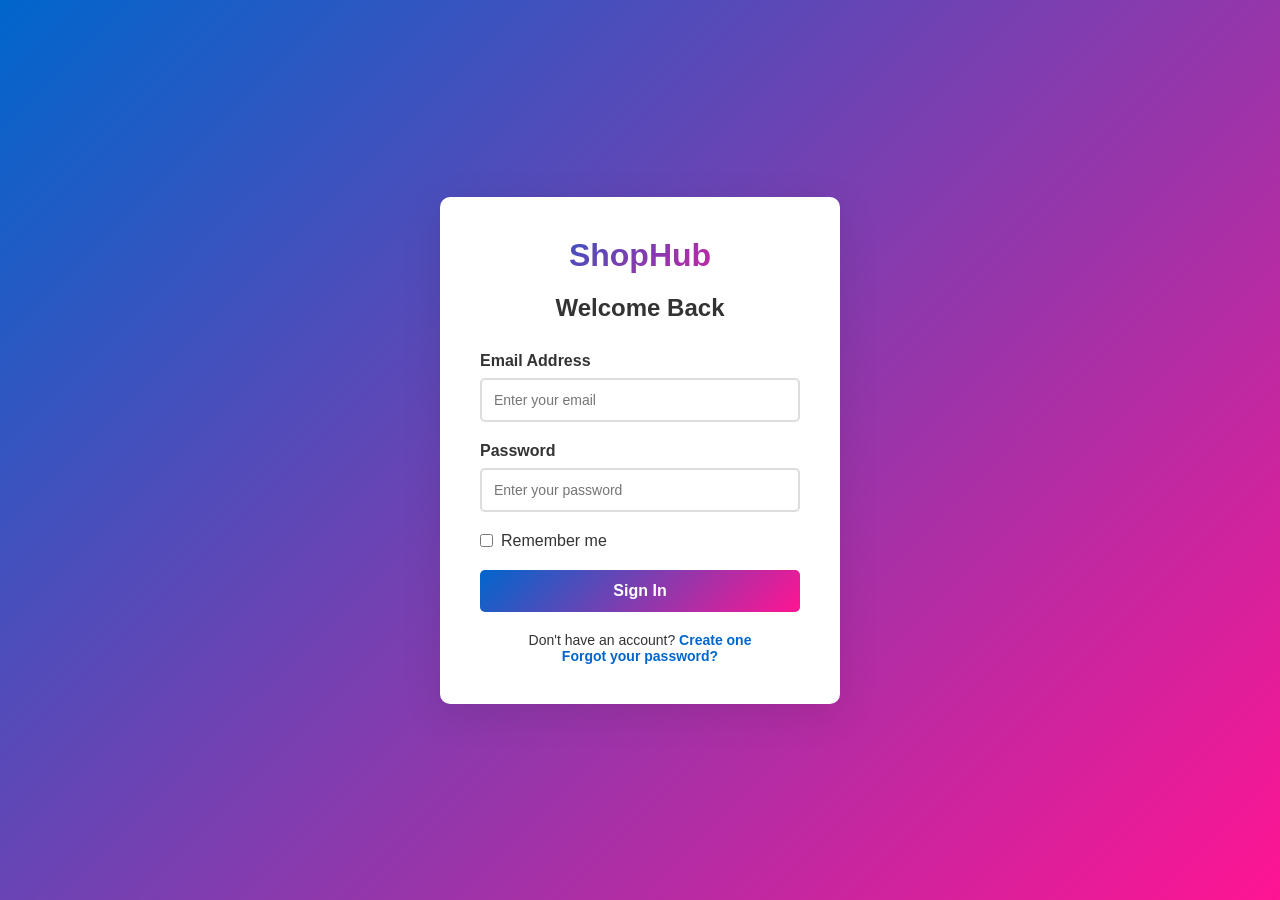
<file: index.html>
<!DOCTYPE html>
<html lang="en">
<head>
    <meta charset="UTF-8">
    <meta name="viewport" content="width=device-width, initial-scale=1.0">
    <title>ShopHub - Login</title>
    <link rel="stylesheet" href="styles.css">
</head>
<body>
    <div class="login-container">
        <div class="login-box">
            <div class="logo">ShopHub</div>
            <h1>Welcome Back</h1>
            <form id="loginForm">
                <div class="form-group">
                    <label for="email">Email Address</label>
                    <input type="email" id="email" name="email" required placeholder="Enter your email">
                </div>
                <div class="form-group">
                    <label for="password">Password</label>
                    <input type="password" id="password" name="password" required placeholder="Enter your password">
                </div>
                <div class="remember-me">
                    <input type="checkbox" id="rememberMe" name="rememberMe">
                    <label for="rememberMe">Remember me</label>
                </div>
                <button type="submit" class="login-btn">Sign In</button>
            </form>
            <div class="login-footer">
                <p>Don't have an account? <a href="#signup">Create one</a></p>
                <p><a href="#forgot">Forgot your password?</a></p>
            </div>
        </div>
    </div>
    <script src="login.js"></script>
</body>
</html>
</file>
<file: styles.css>
* {
    margin: 0;
    padding: 0;
    box-sizing: border-box;
}

:root {
    --primary-pink: #ff1493;
    --light-pink: #ffb6d9;
    --dark-pink: #c71585;
    --primary-blue: #0066cc;
    --light-blue: #4da6ff;
    --dark-blue: #003d99;
    --gray: #f5f5f5;
    --dark-gray: #333;
}

body {
    font-family: 'Segoe UI', Tahoma, Geneva, Verdana, sans-serif;
    color: var(--dark-gray);
    background-color: #fafafa;
}

/* ===== LOGIN PAGE ===== */
.login-container {
    display: flex;
    justify-content: center;
    align-items: center;
    min-height: 100vh;
    background: linear-gradient(135deg, var(--primary-blue) 0%, var(--primary-pink) 100%);
}

.login-box {
    background: white;
    padding: 40px;
    border-radius: 10px;
    box-shadow: 0 10px 40px rgba(0, 0, 0, 0.1);
    width: 100%;
    max-width: 400px;
}

.logo {
    font-size: 32px;
    font-weight: bold;
    background: linear-gradient(135deg, var(--primary-blue), var(--primary-pink));
    -webkit-background-clip: text;
    -webkit-text-fill-color: transparent;
    margin-bottom: 20px;
    text-align: center;
}

.login-box h1 {
    color: var(--dark-gray);
    margin-bottom: 30px;
    text-align: center;
    font-size: 24px;
}

.form-group {
    margin-bottom: 20px;
}

.form-group label {
    display: block;
    margin-bottom: 8px;
    font-weight: 600;
    color: var(--dark-gray);
}

.form-group input {
    width: 100%;
    padding: 12px;
    border: 2px solid #ddd;
    border-radius: 5px;
    font-size: 14px;
    transition: border-color 0.3s;
}

.form-group input:focus {
    outline: none;
    border-color: var(--primary-blue);
}

.remember-me {
    display: flex;
    align-items: center;
    margin-bottom: 20px;
}

.remember-me input {
    width: auto;
    margin-right: 8px;
}

.login-btn {
    width: 100%;
    padding: 12px;
    background: linear-gradient(135deg, var(--primary-blue), var(--primary-pink));
    color: white;
    border: none;
    border-radius: 5px;
    font-size: 16px;
    font-weight: 600;
    cursor: pointer;
    transition: transform 0.2s, box-shadow 0.2s;
}

.login-btn:hover {
    transform: translateY(-2px);
    box-shadow: 0 5px 20px rgba(255, 20, 147, 0.4);
}

.login-footer {
    text-align: center;
    margin-top: 20px;
    font-size: 14px;
}

.login-footer a {
    color: var(--primary-blue);
    text-decoration: none;
    font-weight: 600;
}

.login-footer a:hover {
    text-decoration: underline;
}

/* ===== NAVBAR ===== */
.navbar {
    background: linear-gradient(135deg, var(--primary-blue), var(--primary-pink));
    padding: 15px 0;
    position: sticky;
    top: 0;
    z-index: 100;
    box-shadow: 0 2px 10px rgba(0, 0, 0, 0.1);
}

.navbar-container {
    max-width: 1200px;
    margin: 0 auto;
    display: flex;
    justify-content: space-between;
    align-items: center;
    padding: 0 20px;
    flex-wrap: wrap;
    gap: 20px;
}

.logo-nav {
    font-size: 28px;
    font-weight: bold;
    color: white;
    min-width: 150px;
}

.search-bar {
    flex: 1;
    display: flex;
    gap: 5px;
    min-width: 250px;
}

.search-bar input {
    flex: 1;
    padding: 10px 15px;
    border: none;
    border-radius: 5px;
    font-size: 14px;
}

.search-bar button {
    padding: 10px 20px;
    background: var(--dark-pink);
    color: white;
    border: none;
    border-radius: 5px;
    cursor: pointer;
    font-weight: 600;
    transition: background 0.3s;
}

.search-bar button:hover {
    background: var(--primary-pink);
}

.nav-links {
    display: flex;
    gap: 20px;
}

.nav-links a {
    color: white;
    text-decoration: none;
    font-weight: 600;
    transition: opacity 0.3s;
}

.nav-links a:hover {
    opacity: 0.8;
}

.cart-icon a {
    color: white;
    text-decoration: none;
    font-weight: 600;
    background: rgba(255, 255, 255, 0.2);
    padding: 8px 12px;
    border-radius: 5px;
    transition: background 0.3s;
}

.cart-icon a:hover {
    background: rgba(255, 255, 255, 0.3);
}

/* ===== BANNER ===== */
.banner {
    background: linear-gradient(135deg, var(--light-blue), var(--light-pink));
    padding: 60px 20px;
    text-align: center;
    color: white;
}

.banner-content h2 {
    font-size: 36px;
    margin-bottom: 10px;
}

.banner-content p {
    font-size: 18px;
    opacity: 0.9;
}

/* ===== CATEGORIES ===== */
.categories-section {
    max-width: 1200px;
    margin: 40px auto;
    padding: 0 20px;
}

.categories-section h3 {
    font-size: 24px;
    margin-bottom: 20px;
    color: var(--dark-gray);
}

.categories {
    display: grid;
    grid-template-columns: repeat(auto-fit, minmax(200px, 1fr));
    gap: 15px;
}

.category-card {
    background: linear-gradient(135deg, var(--light-blue), var(--light-pink));
    padding: 30px;
    border-radius: 10px;
    text-align: center;
    color: white;
    font-weight: 600;
    font-size: 16px;
    cursor: pointer;
    transition: transform 0.3s, box-shadow 0.3s;
}

.category-card:hover {
    transform: translateY(-5px);
    box-shadow: 0 5px 20px rgba(255, 20, 147, 0.3);
}

/* ===== PRODUCTS ===== */
.products-section {
    max-width: 1200px;
    margin: 40px auto;
    padding: 0 20px;
}

.products-section h3 {
    font-size: 24px;
    margin-bottom: 20px;
    color: var(--dark-gray);
}

.products-grid {
    display: grid;
    grid-template-columns: repeat(auto-fill, minmax(250px, 1fr));
    gap: 20px;
}

.product-card {
    background: white;
    border-radius: 10px;
    overflow: hidden;
    box-shadow: 0 2px 10px rgba(0, 0, 0, 0.1);
    transition: transform 0.3s, box-shadow 0.3s;
    cursor: pointer;
}

.product-card:hover {
    transform: translateY(-5px);
    box-shadow: 0 5px 20px rgba(0, 102, 204, 0.2);
}

.product-image {
    width: 100%;
    height: 200px;
    background: linear-gradient(135deg, var(--light-blue), var(--light-pink));
    display: flex;
    align-items: center;
    justify-content: center;
    font-size: 60px;
}

.product-info {
    padding: 15px;
}

.product-name {
    font-weight: 600;
    font-size: 16px;
    margin-bottom: 8px;
    color: var(--dark-gray);
}

.product-description {
    font-size: 13px;
    color: #666;
    margin-bottom: 10px;
}

.product-price {
    font-size: 18px;
    font-weight: bold;
    color: var(--primary-pink);
    margin-bottom: 10px;
}

.product-rating {
    color: #ff9900;
    font-size: 13px;
    margin-bottom: 10px;
}

.add-to-cart-btn {
    width: 100%;
    padding: 10px;
    background: linear-gradient(135deg, var(--primary-blue), var(--primary-pink));
    color: white;
    border: none;
    border-radius: 5px;
    font-weight: 600;
    cursor: pointer;
    transition: transform 0.2s;
}

.add-to-cart-btn:hover {
    transform: scale(1.05);
}

/* ===== CART PAGE ===== */
.cart-container {
    max-width: 1200px;
    margin: 40px auto;
    padding: 0 20px;
}

.cart-container h1 {
    font-size: 32px;
    margin-bottom: 30px;
    color: var(--dark-gray);
}

.cart-content {
    display: grid;
    grid-template-columns: 1fr 350px;
    gap: 30px;
}

.cart-items {
    background: white;
    border-radius: 10px;
    padding: 20px;
}

.cart-item {
    display: flex;
    gap: 20px;
    padding: 15px 0;
    border-bottom: 1px solid #eee;
}

.cart-item:last-child {
    border-bottom: none;
}

.cart-item-image {
    width: 100px;
    height: 100px;
    background: linear-gradient(135deg, var(--light-blue), var(--light-pink));
    border-radius: 5px;
    display: flex;
    align-items: center;
    justify-content: center;
    font-size: 40px;
}

.cart-item-details {
    flex: 1;
}

.cart-item-name {
    font-weight: 600;
    margin-bottom: 5px;
    color: var(--dark-gray);
}

.cart-item-price {
    color: var(--primary-pink);
    font-weight: 600;
    margin-bottom: 10px;
}

.cart-item-quantity {
    display: flex;
    align-items: center;
    gap: 10px;
}

.cart-item-quantity button {
    width: 30px;
    height: 30px;
    border: 1px solid #ddd;
    background: white;
    cursor: pointer;
    border-radius: 3px;
}

.cart-item-quantity button:hover {
    background: var(--gray);
}

.remove-btn {
    background: #ff6b6b;
    color: white;
    border: none;
    padding: 5px 10px;
    border-radius: 3px;
    cursor: pointer;
    font-size: 12px;
    margin-top: 10px;
}

.remove-btn:hover {
    background: #ff5252;
}

.cart-summary {
    background: white;
    border-radius: 10px;
    padding: 20px;
    height: fit-content;
    position: sticky;
    top: 100px;
}

.cart-summary h3 {
    font-size: 20px;
    margin-bottom: 20px;
    color: var(--dark-gray);
}

.summary-row {
    display: flex;
    justify-content: space-between;
    margin-bottom: 15px;
    font-size: 14px;
}

.summary-row.total {
    border-top: 2px solid #ddd;
    padding-top: 15px;
    font-size: 18px;
    font-weight: bold;
    color: var(--primary-pink);
}

.checkout-btn {
    width: 100%;
    padding: 12px;
    background: linear-gradient(135deg, var(--primary-blue), var(--primary-pink));
    color: white;
    border: none;
    border-radius: 5px;
    font-weight: 600;
    cursor: pointer;
    margin-top: 15px;
    transition: transform 0.2s;
}

.checkout-btn:hover {
    transform: translateY(-2px);
}

.continue-shopping {
    display: block;
    text-align: center;
    margin-top: 15px;
    color: var(--primary-blue);
    text-decoration: none;
    font-weight: 600;
}

.continue-shopping:hover {
    text-decoration: underline;
}

.empty-cart {
    text-align: center;
    padding: 40px;
    color: #999;
}

/* ===== PAYMENT PAGE ===== */
.payment-container {
    max-width: 1200px;
    margin: 40px auto;
    padding: 0 20px;
}

.payment-wrapper {
    display: grid;
    grid-template-columns: 1fr 350px;
    gap: 30px;
}

.payment-form-section {
    background: white;
    border-radius: 10px;
    padding: 30px;
}

.payment-form-section h1 {
    font-size: 32px;
    margin-bottom: 30px;
    color: var(--dark-gray);
}

.form-section {
    margin-bottom: 30px;
    padding-bottom: 30px;
    border-bottom: 1px solid #eee;
}

.form-section h3 {
    font-size: 18px;
    margin-bottom: 20px;
    color: var(--dark-gray);
}

.form-row {
    display: grid;
    grid-template-columns: repeat(auto-fit, minmax(150px, 1fr));
    gap: 15px;
}

.payment-btn {
    width: 100%;
    padding: 12px;
    background: linear-gradient(135deg, var(--primary-blue), var(--primary-pink));
    color: white;
    border: none;
    border-radius: 5px;
    font-weight: 600;
    font-size: 16px;
    cursor: pointer;
    transition: transform 0.2s;
}

.payment-btn:hover {
    transform: translateY(-2px);
}

.order-summary-section {
    background: white;
    border-radius: 10px;
    padding: 20px;
    height: fit-content;
    position: sticky;
    top: 100px;
}

.order-summary-section h3 {
    font-size: 18px;
    margin-bottom: 20px;
    color: var(--dark-gray);
}

.order-items {
    margin-bottom: 20px;
    max-height: 300px;
    overflow-y: auto;
}

.order-item {
    display: flex;
    justify-content: space-between;
    padding: 10px 0;
    border-bottom: 1px solid #eee;
    font-size: 13px;
}

.order-total {
    border-top: 2px solid #ddd;
    padding-top: 15px;
}

/* ===== FOOTER ===== */
.footer {
    background: var(--dark-gray);
    color: white;
    text-align: center;
    padding: 20px;
    margin-top: 40px;
}

/* ===== RESPONSIVE ===== */
@media (max-width: 768px) {
    .navbar-container {
        flex-direction: column;
        gap: 10px;
    }

    .search-bar {
        min-width: 100%;
    }

    .cart-content,
    .payment-wrapper {
        grid-template-columns: 1fr;
    }

    .cart-summary,
    .order-summary-section {
        position: static;
    }

    .banner-content h2 {
        font-size: 24px;
    }

    .products-grid {
        grid-template-columns: repeat(auto-fill, minmax(200px, 1fr));
    }
}
</file>
